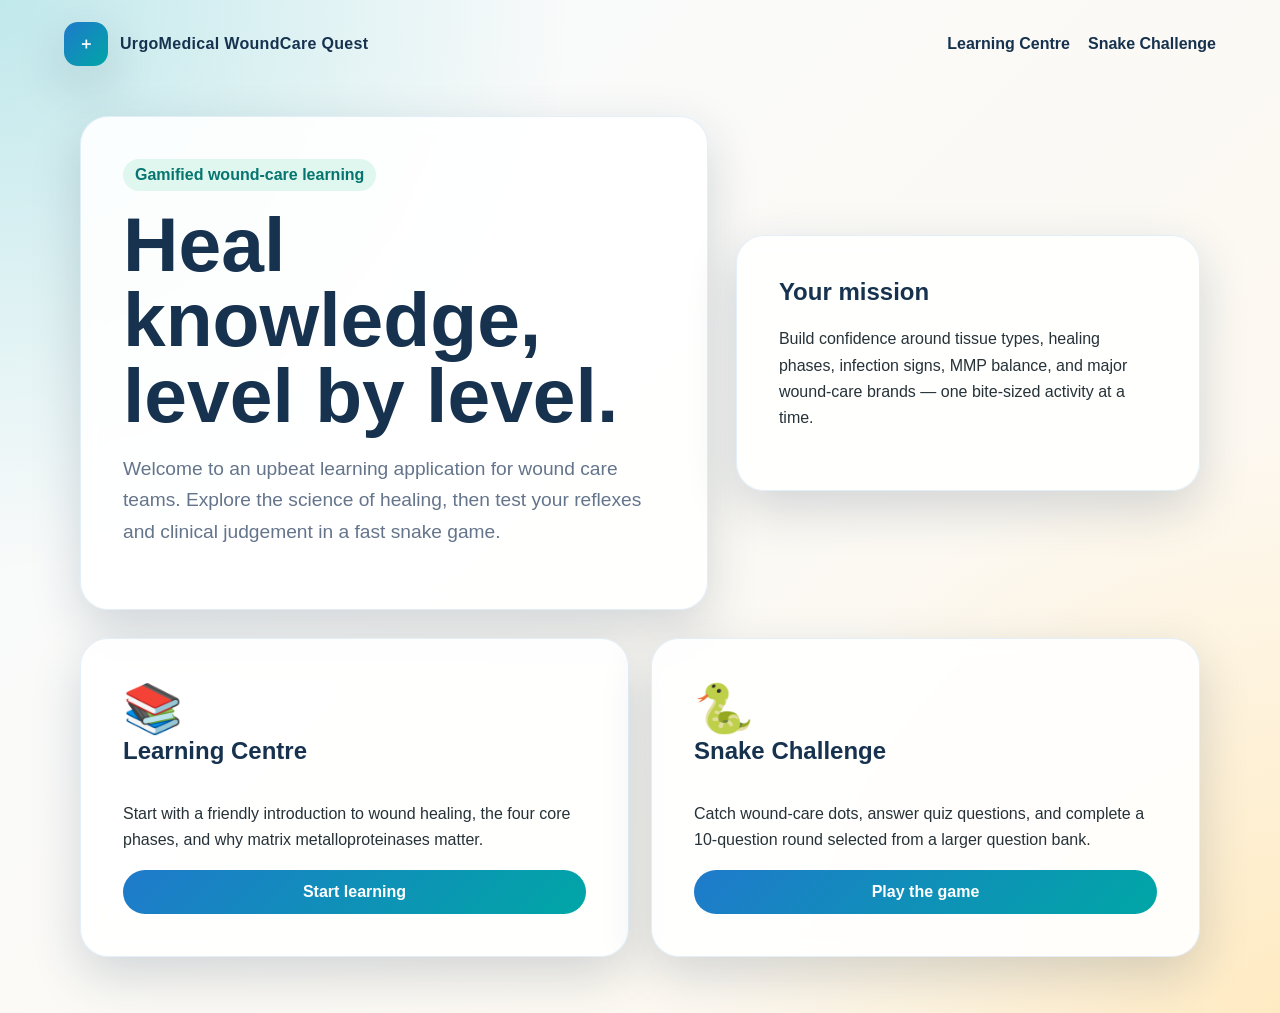
<file: index.html>
<!doctype html>
<html lang="en">
<head>
  <meta charset="utf-8">
  <meta name="viewport" content="width=device-width, initial-scale=1">
  <title>UrgoMedical WoundCare Quest</title>
  <link rel="stylesheet" href="style.css">
</head>
<body>
  <header>
    <div class="brand"><span class="logo-mark">＋</span> UrgoMedical WoundCare Quest</div>
    <nav><a href="training.html">Learning Centre</a><a href="snake.html">Snake Challenge</a></nav>
  </header>
  <main>
    <section class="hero">
      <div class="panel">
        <span class="badge">Gamified wound-care learning</span>
        <h1>Heal knowledge, level by level.</h1>
        <p class="lead">Welcome to an upbeat learning application for wound care teams. Explore the science of healing, then test your reflexes and clinical judgement in a fast snake game.</p>
      </div>
      <div class="panel">
        <h2>Your mission</h2>
        <p>Build confidence around tissue types, healing phases, infection signs, MMP balance, and major wound-care brands — one bite-sized activity at a time.</p>
      </div>
    </section>
    <section class="choice-grid" aria-label="Choose an activity">
      <article class="card">
        <div class="icon">📚</div>
        <h2>Learning Centre</h2>
        <p>Start with a friendly introduction to wound healing, the four core phases, and why matrix metalloproteinases matter.</p>
        <a href="training.html">Start learning</a>
      </article>
      <article class="card">
        <div class="icon">🐍</div>
        <h2>Snake Challenge</h2>
        <p>Catch wound-care dots, answer quiz questions, and complete a 10-question round selected from a larger question bank.</p>
        <a href="snake.html">Play the game</a>
      </article>
    </section>
  </main>
  <script>
    document.querySelectorAll('.card').forEach((card) => card.addEventListener('keydown', (event) => {
      if (event.key === 'Enter') card.querySelector('a').click();
    }));
  </script>
</body>
</html>
</file>
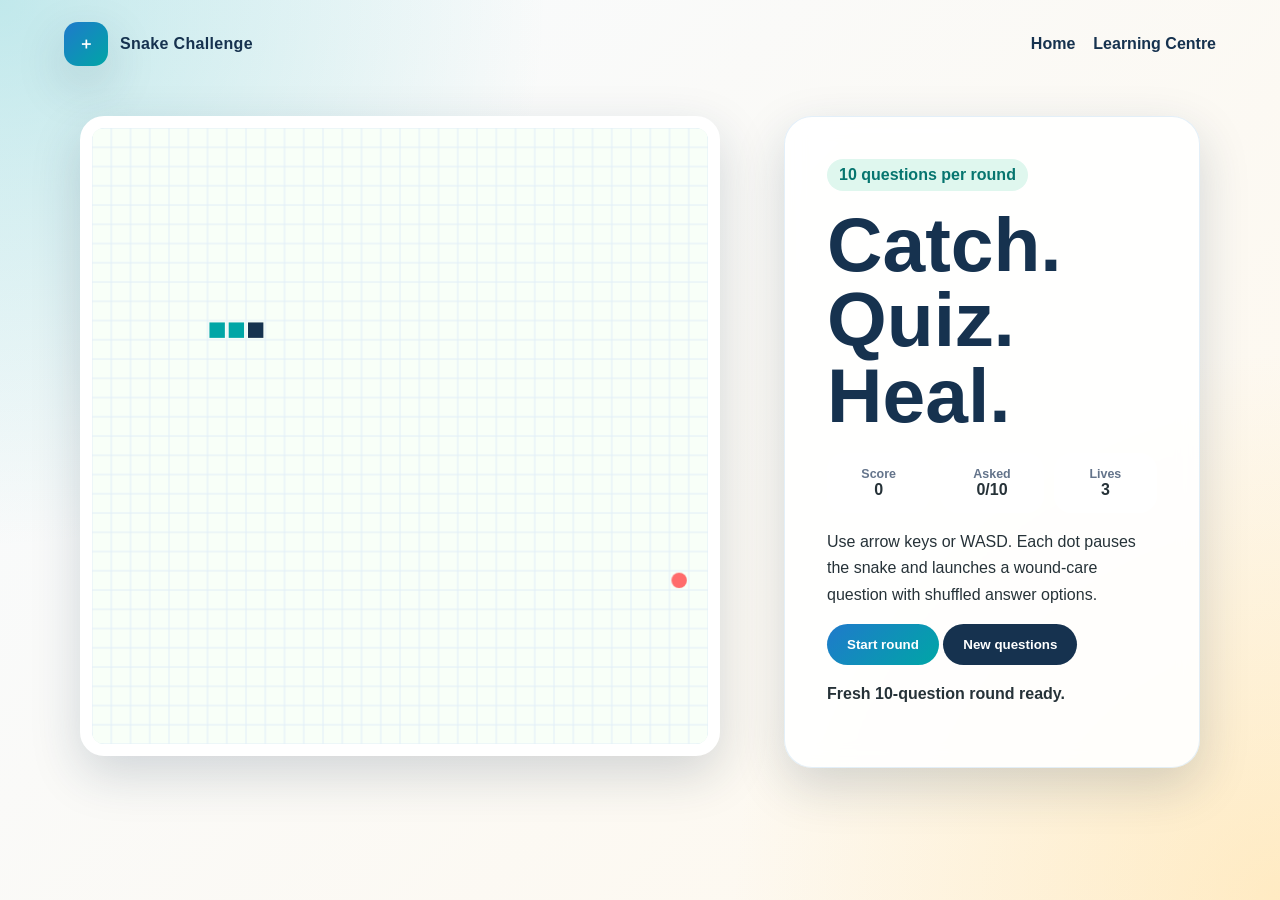
<file: snake.html>
<!doctype html>
<html lang="en">
<head>
  <meta charset="utf-8">
  <meta name="viewport" content="width=device-width, initial-scale=1">
  <title>Snake Challenge | WoundCare Quest</title>
  <link rel="stylesheet" href="style.css">
</head>
<body>
  <header>
    <div class="brand"><span class="logo-mark">＋</span> Snake Challenge</div>
    <nav><a href="index.html">Home</a><a href="training.html">Learning Centre</a></nav>
  </header>
  <main class="game-layout">
    <section>
      <canvas id="board" width="640" height="640" aria-label="Snake wound care quiz game"></canvas>
    </section>
    <aside class="game-panel">
      <span class="badge">10 questions per round</span>
      <h1>Catch. Quiz. Heal.</h1>
      <div class="stats">
        <div class="stat"><span>Score</span><strong id="score">0</strong></div>
        <div class="stat"><span>Asked</span><strong id="asked">0/10</strong></div>
        <div class="stat"><span>Lives</span><strong id="lives">3</strong></div>
      </div>
      <p>Use arrow keys or WASD. Each dot pauses the snake and launches a wound-care question with shuffled answer options.</p>
      <button id="start">Start round</button>
      <button id="restart" class="secondary">New questions</button>
      <p id="status" class="feedback">Ready when you are.</p>
    </aside>
  </main>
  <div id="questionBox" class="question-box" role="dialog" aria-modal="true" aria-labelledby="questionText">
    <div class="question-card">
      <h2 id="questionText"></h2>
      <div id="options" class="options"></div>
      <p id="feedback" class="feedback"></p>
      <button id="continue" class="secondary" hidden>Continue</button>
    </div>
  </div>
  <script>
    const canvas = document.getElementById('board');
    const ctx = canvas.getContext('2d');
    const grid = 20;
    const cells = canvas.width / grid;
    let snake, direction, nextDirection, dot, timer, running, paused, score, lives, asked, roundQuestions, currentQuestion, questionBank, pendingGrowth;

    const $ = (id) => document.getElementById(id);
    const shuffle = (items) => [...items].sort(() => Math.random() - 0.5);

    async function loadQuestions() {
      const response = await fetch('data/questions.json');
      if (!response.ok) throw new Error('Question bank could not be loaded.');
      return response.json();
    }

    function resetSnake() {
      snake = [{ x: 8, y: 10 }, { x: 7, y: 10 }, { x: 6, y: 10 }];
      direction = { x: 1, y: 0 };
      nextDirection = direction;
    }

    function resetState(questions) {
      questionBank = questions;
      resetSnake();
      score = 0; lives = 3; asked = 0; running = false; paused = false;
      pendingGrowth = false;
      roundQuestions = shuffle(questions).slice(0, 10);
      placeDot(); updateStats(); draw();
      $('status').textContent = 'Fresh 10-question round ready.';
    }

    function placeDot() {
      do {
        dot = { x: Math.floor(Math.random() * cells), y: Math.floor(Math.random() * cells) };
      } while (snake.some((part) => part.x === dot.x && part.y === dot.y));
    }

    function draw() {
      ctx.fillStyle = '#f8fff8'; ctx.fillRect(0, 0, canvas.width, canvas.height);
      ctx.strokeStyle = '#e1eef8';
      for (let i = 0; i <= cells; i++) {
        ctx.beginPath(); ctx.moveTo(i * grid, 0); ctx.lineTo(i * grid, canvas.height); ctx.stroke();
        ctx.beginPath(); ctx.moveTo(0, i * grid); ctx.lineTo(canvas.width, i * grid); ctx.stroke();
      }
      ctx.fillStyle = '#ff6b6b';
      ctx.beginPath(); ctx.arc(dot.x * grid + 10, dot.y * grid + 10, 8, 0, Math.PI * 2); ctx.fill();
      snake.forEach((part, index) => {
        ctx.fillStyle = index === 0 ? '#16324f' : '#00a6a6';
        ctx.fillRect(part.x * grid + 2, part.y * grid + 2, grid - 4, grid - 4);
      });
    }

    function tick() {
      if (!running || paused) return;
      direction = nextDirection;
      const head = {
        x: (snake[0].x + direction.x + cells) % cells,
        y: (snake[0].y + direction.y + cells) % cells
      };
      const caughtDot = head.x === dot.x && head.y === dot.y;
      snake.unshift(head);
      if (!caughtDot) snake.pop();
      if (snake.slice(1).some((part) => part.x === head.x && part.y === head.y)) {
        loseLife();
        return;
      }
      if (caughtDot) {
        pendingGrowth = true;
        askQuestion();
      }
      draw();
    }

    function loseLife() {
      lives = Math.max(0, lives - 1);
      $('status').textContent = lives ? 'Self-contact! One life lost. Restarting in the middle.' : 'Round over. Press Start round to restart with 3 lives.';
      if (!lives) { running = false; clearInterval(timer); }
      resetSnake();
      pendingGrowth = false;
      updateStats(); draw();
    }

    function askQuestion() {
      paused = true;
      currentQuestion = roundQuestions[asked];
      asked += 1;
      $('questionText').textContent = currentQuestion.question;
      $('feedback').textContent = '';
      $('continue').hidden = true;
      $('options').innerHTML = '';
      shuffle(currentQuestion.options).forEach((option) => {
        const button = document.createElement('button');
        button.textContent = option.text;
        button.onclick = () => answer(option.correct, button);
        $('options').appendChild(button);
      });
      $('questionBox').classList.add('active');
      updateStats();
    }

    function answer(correct, selected) {
      document.querySelectorAll('#options button').forEach((button) => button.disabled = true);
      selected.classList.add(correct ? 'correct' : 'incorrect');
      if (correct) { score += 10; $('feedback').textContent = 'Correct! The wound-care pathway advances.'; }
      else {
        if (pendingGrowth) snake.pop();
        $('feedback').textContent = 'Not quite. Review the learning centre and keep healing.';
      }
      pendingGrowth = false;
      $('continue').hidden = false;
      updateStats();
    }

    function continueGame() {
      $('questionBox').classList.remove('active');
      if (asked >= 10) {
        running = false; clearInterval(timer);
        $('status').textContent = `Round complete! Final score: ${score}/100.`;
      } else { placeDot(); paused = false; }
      draw();
    }

    function updateStats() {
      $('score').textContent = score;
      $('asked').textContent = `${asked}/10`;
      $('lives').textContent = lives;
    }

    function setDirection(x, y) {
      if (direction.x + x === 0 && direction.y + y === 0) return;
      nextDirection = { x, y };
    }

    document.addEventListener('keydown', (event) => {
      const keys = { ArrowUp: [0, -1], w: [0, -1], ArrowDown: [0, 1], s: [0, 1], ArrowLeft: [-1, 0], a: [-1, 0], ArrowRight: [1, 0], d: [1, 0] };
      if (keys[event.key]) { event.preventDefault(); setDirection(...keys[event.key]); }
    });

    $('continue').onclick = continueGame;
    $('start').onclick = async () => {
      if (!running) {
        if (!questionBank) questionBank = await loadQuestions();
        if (lives <= 0 || asked >= 10) resetState(questionBank);
        running = true; paused = false; clearInterval(timer); timer = setInterval(tick, 120); $('status').textContent = 'Go catch a clinical question!';
      }
    };
    $('restart').onclick = async () => resetState(questionBank || await loadQuestions());

    loadQuestions().then(resetState).catch((error) => { $('status').textContent = error.message; draw(); });
  </script>
</body>
</html>
</file>
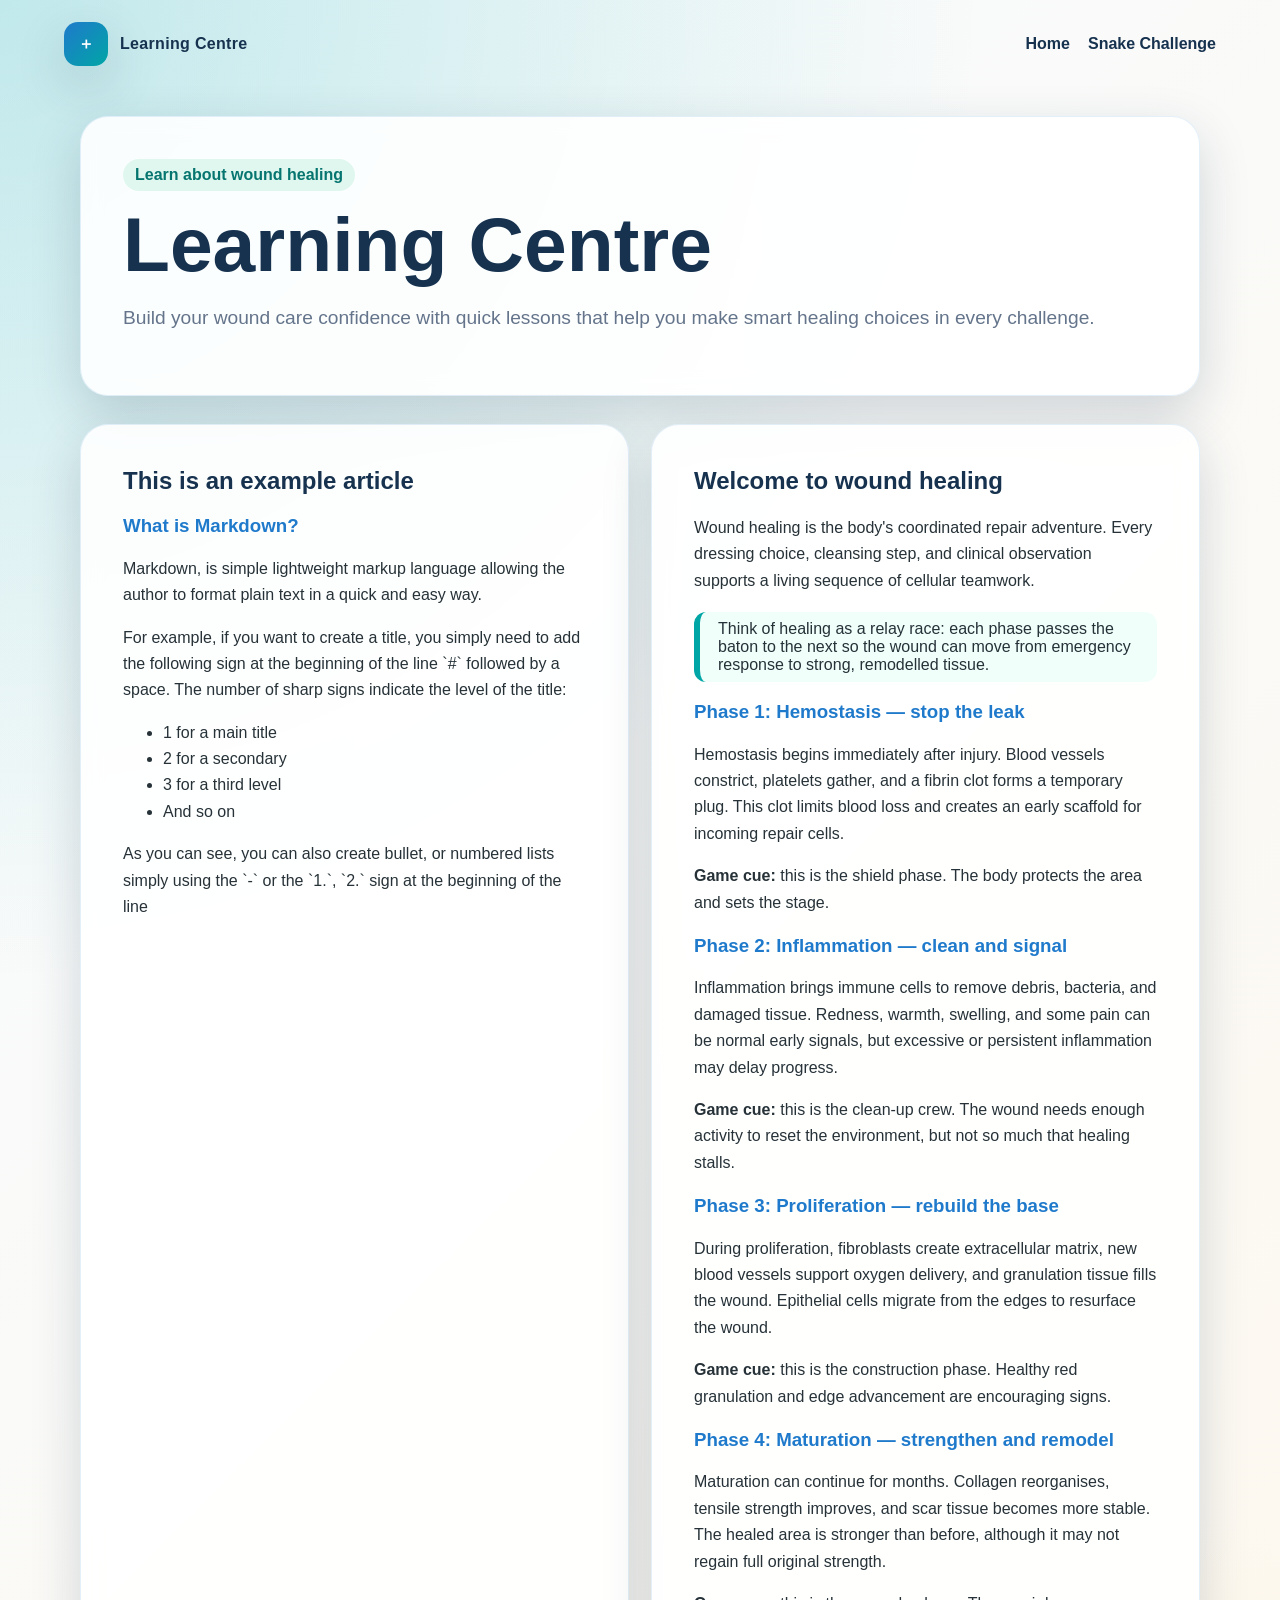
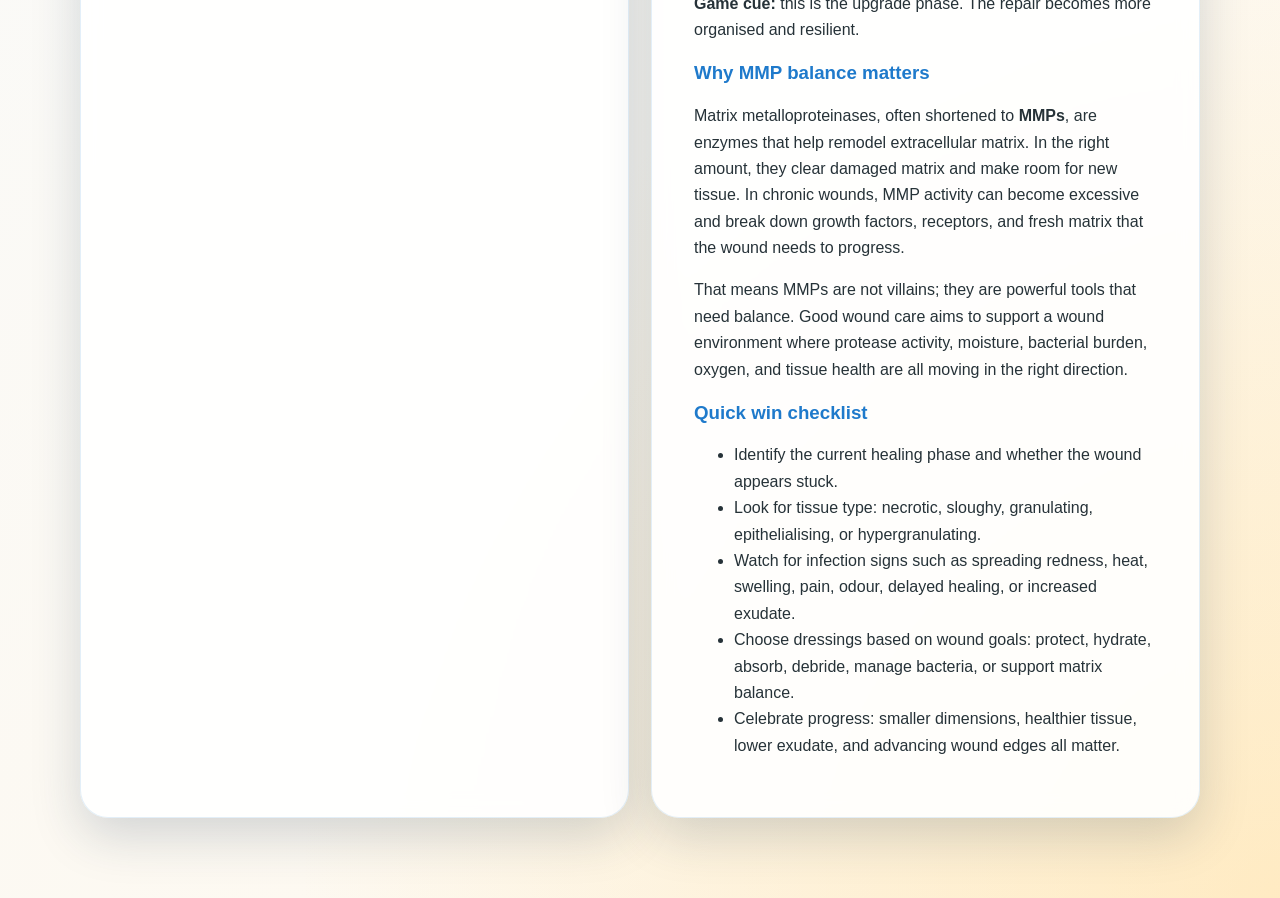
<file: training.html>
<!doctype html>
<html lang="en">
<head>
  <meta charset="utf-8">
  <meta name="viewport" content="width=device-width, initial-scale=1">
  <title>Learning Centre | WoundCare Quest</title>
  <link rel="stylesheet" href="style.css">
</head>
<body>
  <header>
    <div class="brand"><span class="logo-mark">＋</span> Learning Centre</div>
    <nav><a href="index.html">Home</a><a href="snake.html">Snake Challenge</a></nav>
  </header>
  <main>
    <section class="panel">
      <span class="badge">Learn about wound healing</span>
      <h1>Learning Centre</h1>
      <p class="lead">Build your wound care confidence with quick lessons that help you make smart healing choices in every challenge.</p>
    </section>
    <section id="articles" class="lesson-grid" aria-live="polite"></section>
  </main>
  <script>
    const articlesListUrl = 'content/articles.json';

    function normalizeArticleUrl(article) {
      const relativeUrl = typeof article === 'string' ? article : article?.url;
      if (!relativeUrl || !relativeUrl.toLowerCase().endsWith('.md')) return null;
      return new URL(relativeUrl, new URL(articlesListUrl, window.location.href)).href;
    }

    async function findMarkdownArticles() {
      const response = await fetch(articlesListUrl);
      if (!response.ok) throw new Error(`Could not load ${articlesListUrl}`);

      const articles = await response.json();
      if (!Array.isArray(articles)) throw new Error(`${articlesListUrl} must contain an array of articles`);

      return articles
        .map(normalizeArticleUrl)
        .filter(Boolean);
    }

    function escapeHtml(text) {
      return text.replace(/[&<>"]/g, (char) => ({ '&': '&amp;', '<': '&lt;', '>': '&gt;', '"': '&quot;' }[char]));
    }

    function inlineMarkdown(text) {
      return escapeHtml(text)
        .replace(/\*\*(.*?)\*\*/g, '<strong>$1</strong>')
        .replace(/\*(.*?)\*/g, '<em>$1</em>');
    }

    function markdownToHtml(markdown) {
      const lines = markdown.split('\n');
      let html = '';
      let inList = false;
      lines.forEach((line) => {
        if (line.startsWith('- ')) {
          if (!inList) { html += '<ul>'; inList = true; }
          html += `<li>${inlineMarkdown(line.slice(2))}</li>`;
          return;
        }
        if (inList) { html += '</ul>'; inList = false; }
        if (line.startsWith('# ')) html += `<h2>${inlineMarkdown(line.slice(2))}</h2>`;
        else if (line.startsWith('## ')) html += `<h3>${inlineMarkdown(line.slice(3))}</h3>`;
        else if (line.startsWith('> ')) html += `<blockquote>${inlineMarkdown(line.slice(2))}</blockquote>`;
        else if (line.trim()) html += `<p>${inlineMarkdown(line)}</p>`;
      });
      if (inList) html += '</ul>';
      return html;
    }

    async function loadLessons() {
      const container = document.getElementById('articles');
      try {
        const lessons = await findMarkdownArticles();
        if (!lessons.length) throw new Error(`No markdown articles found in ${articlesListUrl}`);

        const articles = await Promise.all(lessons.map(async (lesson) => {
          const response = await fetch(lesson);
          if (!response.ok) throw new Error(`Could not load ${lesson}`);
          return markdownToHtml(await response.text());
        }));
        container.innerHTML = articles.map((article) => `<article class="article">${article}</article>`).join('');
      } catch (error) {
        container.innerHTML = `<article class="article"><h2>Lesson unavailable</h2><p>${escapeHtml(error.message)}</p><p>Run this app through a local web server so markdown files can be fetched.</p></article>`;
      }
    }

    loadLessons();
  </script>
</body>
</html>
</file>
<file: style.css>
:root {
  --navy: #16324f;
  --blue: #1f7acb;
  --teal: #00a6a6;
  --mint: #dff7ee;
  --cream: #fff8ec;
  --coral: #ff6b6b;
  --gold: #ffc857;
  --ink: #263238;
  --muted: #64748b;
  --card: rgba(255, 255, 255, 0.9);
  --shadow: 0 18px 50px rgba(22, 50, 79, 0.18);
}

* { box-sizing: border-box; }

body {
  margin: 0;
  min-height: 100vh;
  font-family: Arial, Helvetica, sans-serif;
  color: var(--ink);
  background:
    radial-gradient(circle at top left, rgba(0, 166, 166, 0.22), transparent 35%),
    radial-gradient(circle at bottom right, rgba(255, 200, 87, 0.28), transparent 35%),
    linear-gradient(135deg, #f7fbff 0%, var(--cream) 100%);
}

header {
  padding: 22px clamp(18px, 5vw, 72px);
  display: flex;
  justify-content: space-between;
  gap: 20px;
  align-items: center;
}

.brand {
  display: flex;
  align-items: center;
  gap: 12px;
  font-weight: 800;
  color: var(--navy);
  letter-spacing: 0.02em;
}

.logo-mark {
  width: 44px;
  height: 44px;
  border-radius: 14px;
  background: linear-gradient(135deg, var(--blue), var(--teal));
  display: grid;
  place-items: center;
  color: white;
  box-shadow: var(--shadow);
}

nav a, .back-link {
  color: var(--navy);
  text-decoration: none;
  font-weight: 700;
  margin-left: 18px;
}

main {
  width: min(1120px, calc(100% - 32px));
  margin: 0 auto;
  padding: 28px 0 56px;
}

.hero {
  display: grid;
  grid-template-columns: minmax(0, 1.15fr) minmax(280px, 0.85fr);
  gap: 28px;
  align-items: center;
}

.panel, .card, .article, .game-panel {
  background: var(--card);
  border: 1px solid rgba(31, 122, 203, 0.12);
  border-radius: 28px;
  padding: clamp(22px, 4vw, 42px);
  box-shadow: var(--shadow);
  backdrop-filter: blur(10px);
}

h1 {
  font-size: clamp(2.3rem, 6vw, 4.8rem);
  line-height: 0.98;
  color: var(--navy);
  margin: 0 0 20px;
}

h2 { color: var(--navy); margin-top: 0; }
h3 { color: var(--blue); }
p, li { line-height: 1.65; }
.lead { font-size: 1.2rem; color: var(--muted); }

.choice-grid, .lesson-grid {
  display: grid;
  grid-template-columns: repeat(2, minmax(0, 1fr));
  gap: 22px;
  margin-top: 28px;
}

.card {
  display: flex;
  flex-direction: column;
  min-height: 270px;
  transition: transform 180ms ease, box-shadow 180ms ease;
}
.card:hover { transform: translateY(-6px); box-shadow: 0 24px 60px rgba(22, 50, 79, 0.24); }
.card .icon { font-size: 3rem; }
.card a, button, .button {
  border: 0;
  border-radius: 999px;
  padding: 13px 20px;
  background: linear-gradient(135deg, var(--blue), var(--teal));
  color: white;
  text-decoration: none;
  font-weight: 800;
  cursor: pointer;
  display: inline-flex;
  justify-content: center;
  align-items: center;
  margin-top: auto;
}
button.secondary { background: var(--navy); }

.badge {
  display: inline-flex;
  border-radius: 999px;
  background: var(--mint);
  color: #06756f;
  padding: 7px 12px;
  font-weight: 800;
  margin-bottom: 16px;
}

.article { margin-bottom: 24px; }
.article blockquote {
  border-left: 6px solid var(--teal);
  margin: 18px 0;
  padding: 8px 18px;
  background: #f1fffb;
  border-radius: 12px;
}

.game-layout {
  display: grid;
  grid-template-columns: minmax(300px, 680px) minmax(260px, 1fr);
  gap: 24px;
  align-items: start;
}

canvas {
  width: 100%;
  max-width: 640px;
  aspect-ratio: 1;
  background: #f8fff8;
  border: 12px solid white;
  border-radius: 24px;
  box-shadow: inset 0 0 0 2px rgba(31, 122, 203, 0.18), var(--shadow);
}

.stats {
  display: grid;
  grid-template-columns: repeat(3, 1fr);
  gap: 10px;
  margin-bottom: 16px;
}
.stat {
  background: white;
  border-radius: 18px;
  padding: 14px;
  text-align: center;
  font-weight: 800;
}
.stat span { display: block; color: var(--muted); font-size: 0.78rem; }

.question-box {
  position: fixed;
  inset: 0;
  background: rgba(22, 50, 79, 0.45);
  display: none;
  place-items: center;
  padding: 20px;
}
.question-box.active { display: grid; }
.question-card { max-width: 620px; width: 100%; background: white; border-radius: 28px; padding: 30px; box-shadow: var(--shadow); }
.options { display: grid; gap: 12px; }
.options button { justify-content: flex-start; background: #edf6ff; color: var(--navy); text-align: left; }
.options button.correct { background: #b7f7cf; }
.options button.incorrect { background: #ffd0d0; }
.feedback { min-height: 28px; font-weight: 800; }

@media (max-width: 800px) {
  header { align-items: flex-start; flex-direction: column; }
  nav a { margin-left: 0; margin-right: 14px; }
  .hero, .choice-grid, .lesson-grid, .game-layout { grid-template-columns: 1fr; }
}
</file>
